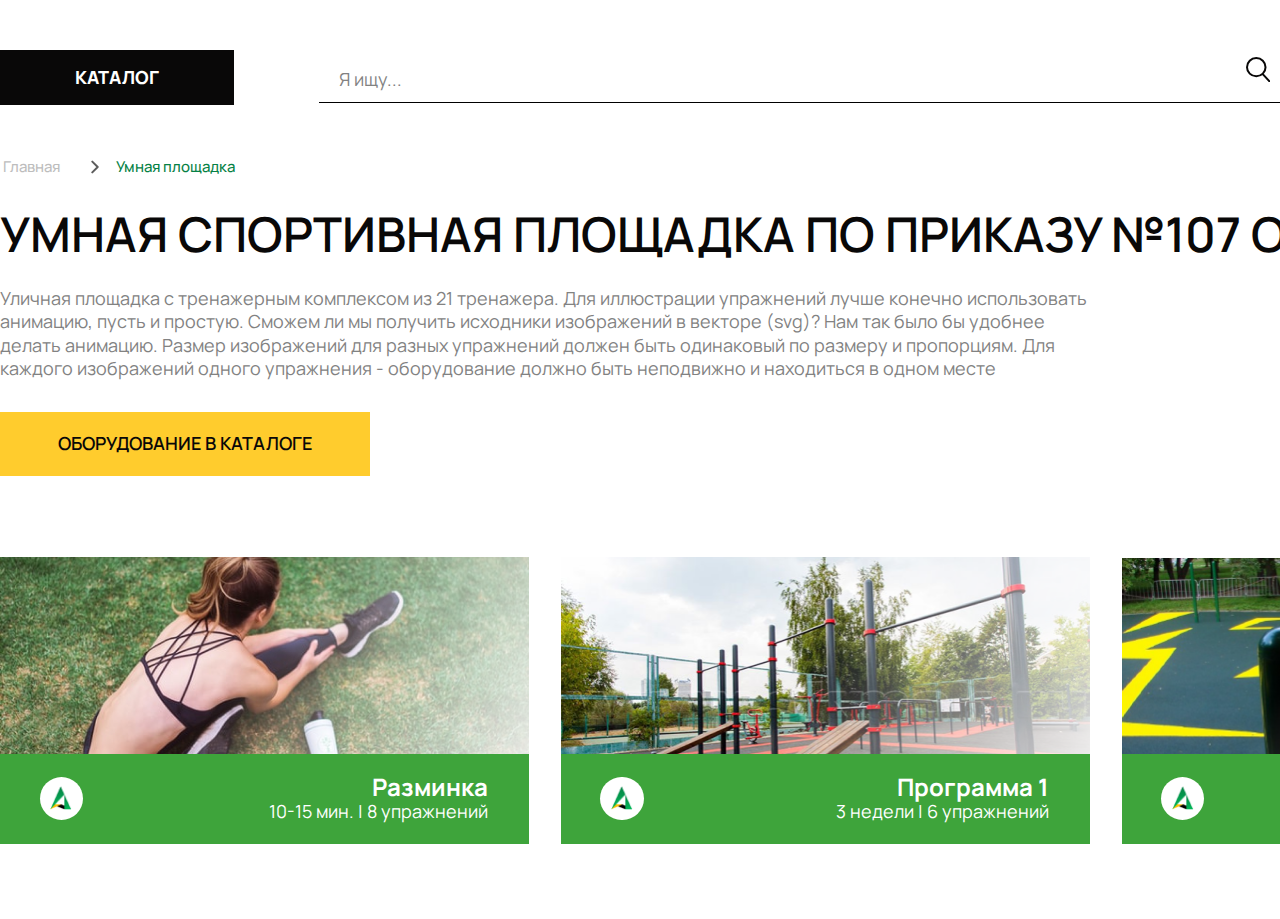
<file: pages/main/index.html>
<!DOCTYPE html>
<html lang="en">
<head>
    <meta charset="UTF-8">
    <meta http-equiv="X-UA-Compatible" content="IE=edge">
    <meta name="viewport" content="width=device-width, initial-scale=1.0">
    <title>Test</title>
    <link rel="stylesheet" href="/pages/main/style.css">
    <link rel="preconnect" href="https://fonts.googleapis.com">
    <link rel="preconnect" href="https://fonts.gstatic.com" crossorigin>
    <link href="https://fonts.googleapis.com/css2?family=Manrope:wght@200;300;400;500;600;700;800&display=swap" rel="stylesheet">
</head>
<body>
    <header class="header">
        <div class="header_wrapper">
            <button class="btn_header">Каталог</button>
            <div class="wrapper_search">
                <input class="search" type="text" placeholder="Я ищу...">
            </div>
            <div class="header_icons">
                <div class="icon">
                    <img src="/img/loupe.svg" alt="loupe" class="loupe">
                </div>
                <div class="icon">
                    <div class="icon_square"></div>
                    <img src="/img/basket.svg" alt="basket" class="basket">
                    <h4 class="title_icon">Корзина</h4>
                </div>
                <div class="icon">
                    <img src="/img/profile.svg" alt="profile" class="profile">
                    <h4 class="title_icon">Профиль</h4>
                </div>
                <div class="icon">
                    <div class="icon_like"></div>
                    <img src="/img/like.svg" alt="like" class="like">
                    <h4 class="title_icon">Нравится</h4>
                </div>
            </div>
        </div>
    </header>
    <main class="main">
        <section class="wrapper_main">
            <div class="wrapper">
                <div class="main_path">
                    <h5 class="title_main">Главная</h5>
                    <img class="arrow" src="/img/arrow.svg" alt="arrow">
                    <h5 class="subtitle_main">Умная площадка</h5>
                </div>
                <div class="main_info">
                    <div class="wrapper_main_title">
                        <h1 class="title_main_info">Умная спортивная площадка </h1><h1 class="title_main_info title_hide">по приказу №107 ОТ 23.03.2022</h1> 
                    </div>
                    <div class="wrapper_main_subtitle">
                        <h2 class="subtitle_main_info">Уличная площадка с тренажерным комплексом из 21 тренажера.</h2>
                        <h2 class="subtitle_main_info subtitle_hide">Для иллюстрации упражнений лучше конечно использовать 
                            анимацию, пусть и простую. Сможем ли мы получить исходники изображений в векторе (svg)? Нам так было бы удобнее делать 
                            анимацию. Размер изображений для разных упражнений должен быть одинаковый по размеру и пропорциям. Для каждого 
                            изображений одного упражнения - оборудование должно быть неподвижно и находиться в одном месте</h2> 
                    </div>
                </div>
                <div class="wrapper_main_btn">
                    <button class="btn_main_info">Оборудование в каталоге</button>
                </div>
                <div class="exercise">
                    <div class="wrapper_exercise stretch">
                        <img class="img_exercise" src="/img/stretch.png" alt="stretch">
                        <div class="back_exercise">
                            <div class="exercise_icon">
                                <img src="/img/icon.png" alt="icon" class="img_icon">
                            </div>
                            <h3 class="title_exercise">Разминка</h3>
                            <h4 class="subtitle_exercise">10-15 мин. | 8 упражнений</h4>
                        </div>
                    </div>
                    <div onclick="location.href='/pages/program1/index.html'" class="wrapper_exercise program1">
                        <img class="img_exercise" src="/img/program1.png" alt="program1">
                        <div class="back_exercise">
                            <div class="exercise_icon">
                                <img src="/img/icon.png" alt="icon" class="img_icon">
                            </div>
                            <h3 class="title_exercise">Программа 1</h3>
                            <h4 class="subtitle_exercise">3 недели | 6 упражнений</h4>
                        </div>
                    </div>
                    <div class="wrapper_exercise program2">
                        <img class="img_exercise" src="/img/program2.png" alt="program2">
                        <div class="back_exercise">
                            <div class="exercise_icon">
                                <img src="/img/icon.png" alt="icon" class="img_icon">
                            </div>
                            <h3 class="title_exercise">Программа 2</h3>
                            <h4 class="subtitle_exercise">6 недель | 10 упражнений</h4>
                        </div>
                    </div>
                </div>
            </div> 
        </section>
        
    </main>
</body>
</html>
</file>
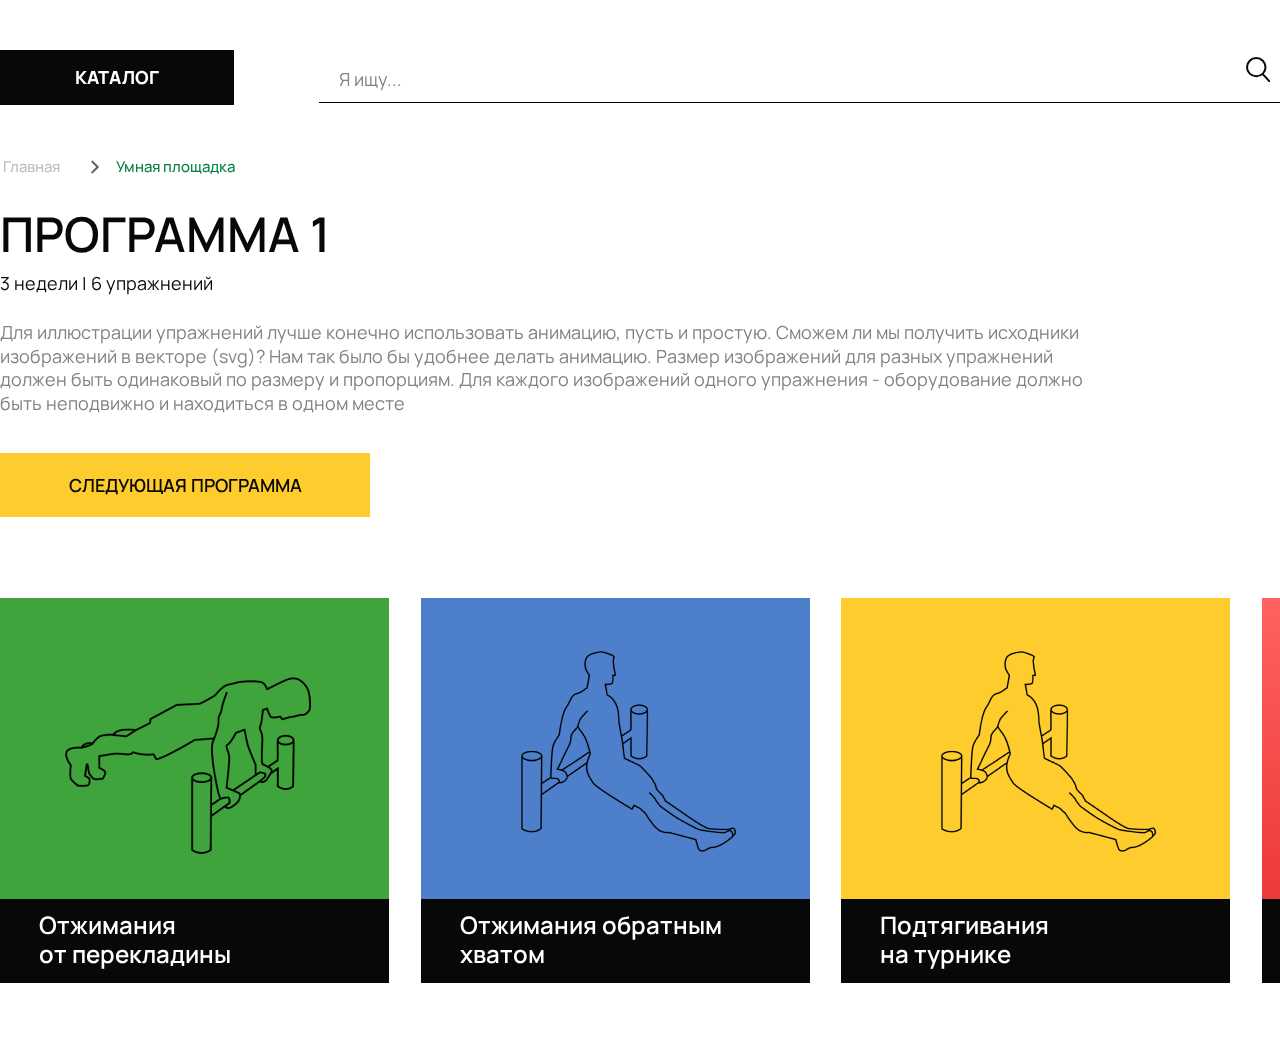
<file: pages/program1/index.html>
<!DOCTYPE html>
<html lang="en">
<head>
    <meta charset="UTF-8">
    <meta http-equiv="X-UA-Compatible" content="IE=edge">
    <meta name="viewport" content="width=device-width, initial-scale=1.0">
    <title>Test</title>
    <link rel="stylesheet" href="/pages/program1/style.css">
    <link rel="preconnect" href="https://fonts.googleapis.com">
    <link rel="preconnect" href="https://fonts.gstatic.com" crossorigin>
    <link href="https://fonts.googleapis.com/css2?family=Manrope:wght@200;300;400;500;600;700;800&display=swap" rel="stylesheet">
</head>
<body>
    <header class="header">
        <div class="header_wrapper">
            <button class="btn_header">Каталог</button>
            <div class="wrapper_search">
                <input class="search" type="text" placeholder="Я ищу...">
            </div>
            <div class="header_icons">
                <div class="icon">
                    <img src="/img/loupe.svg" alt="loupe" class="loupe">
                </div>
                <div class="icon">
                    <div class="icon_square"></div>
                    <img src="/img/basket.svg" alt="basket" class="basket">
                    <h4 class="title_icon">Корзина</h4>
                </div>
                <div class="icon">
                    <img src="/img/profile.svg" alt="profile" class="profile">
                    <h4 class="title_icon">Профиль</h4>
                </div>
                <div class="icon">
                    <div class="icon_like"></div>
                    <img src="/img/like.svg" alt="like" class="like">
                    <h4 class="title_icon">Нравится</h4>
                </div>
            </div>
        </div>
    </header>
    <main class="main">
        <section class="wrapper_main">
            <div class="wrapper">
                <div class="main_path">
                    <h5 class="title_main">Главная</h5>
                    <img class="arrow" src="/img/arrow.svg" alt="arrow">
                    <h5 class="subtitle_main">Умная площадка</h5>
                </div>
                <div class="main_info">
                    <div class="wrapper_main_info">
                        <div class="text_main_info">
                            <h1 class="title_main_info">Программа 1</h1>
                            <h2 class="subsubtitle_main_info">3 недели | 6 упражнений</h2>
                        </div>
                        <div class="wrapper_btn">
                            <a href="/pages/main/index.html" class="btn_back"><img class="img_back" src="/img/back.svg" alt="back">Назад</a>
                        </div>
                    </div>
                    <h2 class="subtitle_main_info">Для иллюстрации упражнений лучше конечно использовать анимацию, пусть и 
                        простую. Сможем ли мы получить исходники изображений в векторе (svg)? Нам так было бы удобнее 
                        делать анимацию. Размер изображений для разных упражнений должен быть одинаковый по размеру и 
                        пропорциям. Для каждого изображений одного упражнения - оборудование должно быть неподвижно и 
                        находиться в одном месте
                    </h2> 
                </div>
                <div class="wrapper_main_btn">
                    <button class="btn_main_info">Следующая программа</button>
                </div>
                <div class="exercise">
                    <div onclick="location.href='/pages/program2/index.html'" class="wrapper_exercise">
                        <img class="img_exercise" src="/img/ex1.png" alt="exercise">
                        <div class="back_exercise">
                            <h3 class="title_exercise">Отжимания<br>от перекладины</h3>
                        </div>
                    </div>
                    <div class="wrapper_exercise">
                        <img class="img_exercise img_exercise_2" src="/img/ex2.png" alt="exercise">
                        <div class="back_exercise">
                            <h3 class="title_exercise">Отжимания обратным хватом</h3>
                        </div>
                    </div>
                    <div class="wrapper_exercise">
                        <img class="img_exercise img_exercise_2" src="/img/ex2.png" alt="exercise">
                        <div class="back_exercise">
                            <h3 class="title_exercise">Подтягивания<br>на турнике</h3>
                        </div>
                    </div>
                    <div class="wrapper_exercise">
                        <img class="img_exercise" src="/img/ex1.png" alt="exercise">
                        <div class="back_exercise">
                            <h3 class="title_exercise">Скручивания<br>на скамье</h3>
                        </div>
                    </div>
                </div>
            </div> 
        </section>
    </main>
</body>
</html>
</file>
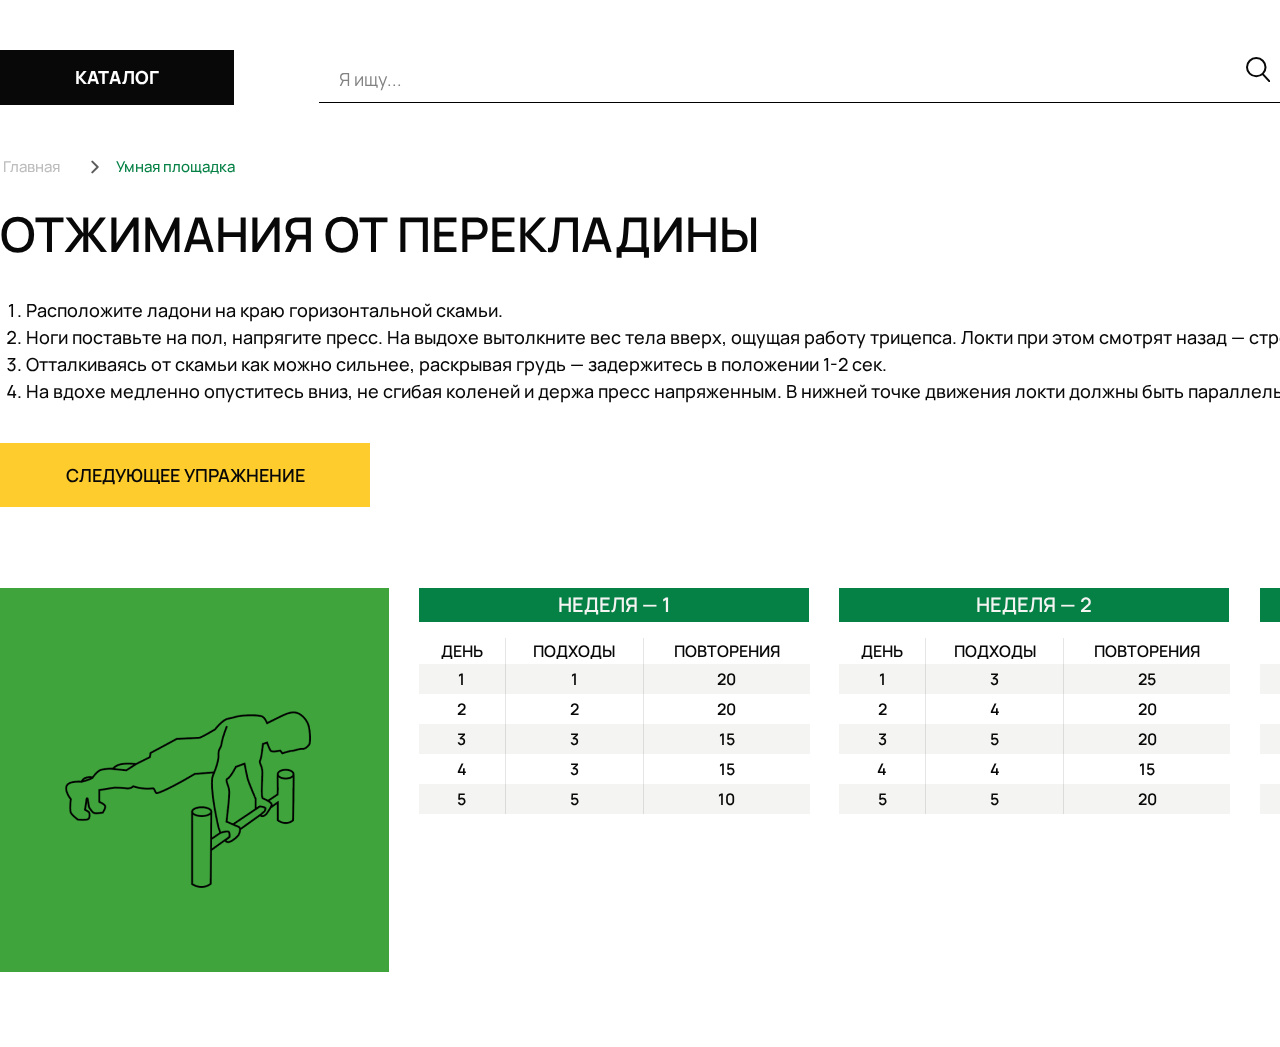
<file: pages/program2/index.html>
<!DOCTYPE html>
<html lang="en">
<head>
    <meta charset="UTF-8">
    <meta http-equiv="X-UA-Compatible" content="IE=edge">
    <meta name="viewport" content="width=device-width, initial-scale=1.0">
    <title>Test</title>
    <link rel="stylesheet" href="/pages/program2/style.css">
    <link rel="preconnect" href="https://fonts.googleapis.com">
    <link rel="preconnect" href="https://fonts.gstatic.com" crossorigin>
    <link href="https://fonts.googleapis.com/css2?family=Manrope:wght@200;300;400;500;600;700;800&display=swap" rel="stylesheet">
</head>
<body>
    <header class="header">
        <div class="header_wrapper">
            <button class="btn_header">Каталог</button>
            <div class="wrapper_search">
                <input class="search" type="text" placeholder="Я ищу...">
            </div>
            <div class="header_icons">
                <div class="icon">
                    <img src="/img/loupe.svg" alt="loupe" class="loupe">
                </div>
                <div class="icon">
                    <div class="icon_square"></div>
                    <img src="/img/basket.svg" alt="basket" class="basket">
                    <h4 class="title_icon">Корзина</h4>
                </div>
                <div class="icon">
                    <img src="/img/profile.svg" alt="profile" class="profile">
                    <h4 class="title_icon">Профиль</h4>
                </div>
                <div class="icon">
                    <div class="icon_like"></div>
                    <img src="/img/like.svg" alt="like" class="like">
                    <h4 class="title_icon">Нравится</h4>
                </div>
            </div>
        </div>
    </header>
    <main class="main">
        <section class="wrapper_main">
            <div class="wrapper">
                <div class="main_path">
                    <h5 class="title_main">Главная</h5>
                    <img class="arrow" src="/img/arrow.svg" alt="arrow">
                    <h5 class="subtitle_main">Умная площадка</h5>
                </div>
                <div class="main_info">
                    <div class="wrapper_main_info">
                        <div class="text_main_info">
                            <h1 class="title_main_info">Отжимания</h1><h1 class="title_main_info title_hide"> от перекладины</h1>
                        </div>
                        <div class="wrapper_btn">
                            <a href="/pages/program1/index.html" class="btn_back"><img class="img_back" src="/img/back.svg" alt="back">Назад</a>
                        </div>
                    </div>
                    <div class="wrapper_list">
                        <ol class="main_info_list">
                            <li>Расположите ладони на краю горизонтальной скамьи.</li>
                            <li>Ноги поставьте на пол, напрягите пресс. На выдохе вытолкните вес тела вверх, ощущая работу трицепса. Локти при этом смотрят назад — строго не в стороны.</li>
                            <li>Отталкиваясь от скамьи как можно сильнее, раскрывая грудь — задержитесь в положении 1-2 сек.</li>
                            <li>На вдохе медленно опуститесь вниз, не сгибая коленей и держа пресс напряженным. В нижней точке движения локти должны быть параллельны полу</li>   
                        </ol>
                    </div>
                </div>
                <div class="btn_next">
                    <button class="btn_main_info">Следующее упражнение</button>
                </div>
                <div class="exercise">
                    <div class="wrapper_exercise">
                        <img class="img_exercise" src="/img/ex1.png" alt="exercise">
                        <div class="back_exercise">
                            <h3 class="title_exercise">Отжимания от перекладины</h3>
                        </div>
                    </div>
                    
                        <div class="wrapper_exercise_table">
                            <table class="table">
                                <caption class="title_table">Неделя — 1</caption>
                                <tr>
                                    <th>День</th>
                                    <th>Подходы</th>
                                    <th>Повторения</th>
                                </tr>
                                <tr>
                                    <td>1</td><td>1</td><td>20</td>
                                </tr>
                                <tr>
                                    <td>2</td><td>2</td><td>20</td>
                                </tr>
                                <tr>
                                    <td>3</td><td>3</td><td>15</td>
                                </tr>
                                <tr>
                                    <td>4</td><td>3</td><td>15</td>
                                </tr>
                                <tr>
                                    <td>5</td><td>5</td><td>10</td>
                                </tr>
                            </table>
                        </div>
                        <div class="wrapper_exercise_table">
                            <table class="table">
                                <caption class="title_table">Неделя — 2</caption>
                                <tr>
                                    <th>День</th>
                                    <th>Подходы</th>
                                    <th>Повторения</th>
                                </tr>
                                <tr>
                                    <td>1</td><td>3</td><td>25</td>
                                </tr>
                                <tr>
                                    <td>2</td><td>4</td><td>20</td>
                                </tr>
                                <tr>
                                    <td>3</td><td>5</td><td>20</td>
                                </tr>
                                <tr>
                                    <td>4</td><td>4</td><td>15</td>
                                </tr>
                                <tr>
                                    <td>5</td><td>5</td><td>20</td>
                                </tr>
                            </table>
                        </div>
                        <div class="wrapper_exercise_table">
                            <table class="table">
                                <caption class="title_table">Неделя — 3</caption>
                                <tr>
                                    <th>День</th>
                                    <th>Подходы</th>
                                    <th>Повторения</th>
                                </tr>
                                <tr>
                                    <td>1</td><td>3</td><td>25</td>
                                </tr>
                                <tr>
                                    <td>2</td><td>4</td><td>25</td>
                                </tr>
                                <tr>
                                    <td>3</td><td>4</td><td>25</td>
                                </tr>
                                <tr>
                                    <td>4</td><td>4</td><td>25</td>
                                </tr>
                                <tr>
                                    <td>5</td><td>5</td><td>25</td>
                                </tr>
                            </table>
                        </div>
                  
                    
                </div>
                <div class="train_apparat">
                    <h2 class="title_train">Тренажер используемый для упражнения</h2>
                    <img src="/img/train.png" alt="train" class="img_train">
                </div>
            </div> 
        </section>
    </main>
</body>
</html>
</file>
<file: pages/main/style.css>
html, body, div, span, applet, object, iframe,
h1, h2, h3, h4, h5, h6, p, blockquote, pre,
a, abbr, acronym, address, big, cite, code,
del, dfn, em, img, ins, kbd, q, s, samp,
small, strike, strong, sub, sup, tt, var,
b, u, i, center,
dl, dt, dd, ol, ul, li,
fieldset, form, label, legend,
table, caption, tbody, tfoot, thead, tr, th, td,
article, aside, canvas, details, embed,
figure, figcaption, footer, header, hgroup,
menu, nav, output, ruby, section, summary,
time, mark, audio, video {
  margin: 0;
	padding: 0;
	border: 0;
	font-size: 100%;
	font: inherit;
	vertical-align: baseline;
    scroll-behavior: smooth;
}
:focus {
    outline: 0;
}
article, aside, details, figcaption, figure,
footer, header, hgroup, menu, nav, section {
	display: block;
}

body {
	line-height: 1;
}

ol, ul {
	list-style: none;
}

blockquote, q {
	quotes: none;
}

blockquote:before, blockquote:after,
q:before, q:after {
	content: '';
	content: none;
}

table {
	border-collapse: collapse;
	border-spacing: 0;
}

input[type=search]::-webkit-search-cancel-button,
input[type=search]::-webkit-search-decoration,
input[type=search]::-webkit-search-results-button,
input[type=search]::-webkit-search-results-decoration {
    -webkit-appearance: none;
    -moz-appearance: none;
}

input[type=search] {
    -webkit-appearance: none;
    -moz-appearance: none;
    -webkit-box-sizing: content-box;
    -moz-box-sizing: content-box;
    box-sizing: content-box;
}

textarea {
    overflow: auto;
    vertical-align: top;
    resize: vertical;
}
audio,
canvas,
video {
    display: inline-block;
    *display: inline;
    *zoom: 1;
    max-width: 100%;
}
audio:not([controls]) {
    display: none;
    height: 0;
}
[hidden] {
    display: none;
}
html {
    font-size: 100%; /* 1 */
    -webkit-text-size-adjust: 100%; /* 2 */
    -ms-text-size-adjust: 100%; /* 2 */
}
a:focus {
    outline: thin dotted;
}
a:active,
a:hover {
    outline: 0;
}
img {
    border: 0; /* 1 */
    -ms-interpolation-mode: bicubic; /* 2 */
}
figure {
    margin: 0;
}
form {
    margin: 0;
}
fieldset {
    border: 1px solid #c0c0c0;
    margin: 0 2px;
    padding: 0.35em 0.625em 0.75em;
}
legend {
    border: 0; /* 1 */
    padding: 0;
    white-space: normal; /* 2 */
    *margin-left: -7px; /* 3 */
}
button,
input,
select,
textarea {
    font-size: 100%; /* 1 */
    margin: 0; /* 2 */
    vertical-align: baseline; /* 3 */
    *vertical-align: middle; /* 3 */
}
button,
input {
    line-height: normal;
}
button,
select {
    text-transform: none;
}
button,
html input[type="button"], /* 1 */
input[type="reset"],
input[type="submit"] {
    -webkit-appearance: button; /* 2 */
    cursor: pointer; /* 3 */
    *overflow: visible;  /* 4 */
}
button[disabled],
html input[disabled] {
    cursor: default;
}
input[type="checkbox"],
input[type="radio"] {
    box-sizing: border-box; /* 1 */
    padding: 0; /* 2 */
    *height: 13px; /* 3 */
    *width: 13px; /* 3 */
}
input[type="search"] {
    -webkit-appearance: textfield; /* 1 */
    -moz-box-sizing: content-box;
    -webkit-box-sizing: content-box; /* 2 */
    box-sizing: content-box;
}
input[type="search"]::-webkit-search-cancel-button,
input[type="search"]::-webkit-search-decoration {
    -webkit-appearance: none;
}
button::-moz-focus-inner,
input::-moz-focus-inner {
    border: 0;
    padding: 0;
}
textarea {
    overflow: auto; /* 1 */
    vertical-align: top; /* 2 */
}
table {
    border-collapse: collapse;
    border-spacing: 0;
}
html,
button,
input,
select,
textarea {
    color: #222;
}
::-moz-selection {
    background: #b3d4fc;
    text-shadow: none;
}
::selection {
    background: #b3d4fc;
    text-shadow: none;
}
img {
    vertical-align: middle;
}
fieldset {
    border: 0;
    margin: 0;
    padding: 0;
}
textarea {
    resize: vertical;
}
.chromeframe {
    margin: 0.2em 0;
    background: #ccc;
    color: #000;
    padding: 0.2em 0;
}
html{
    width: 100%;
}
.body{
    width: 100%;
    height: 920px;
    margin: 0;
    display: block;
}
.header{
    width: 100%;
    display: block;
}
.header_wrapper{
    margin: 0 auto;
    width: 1650.57px;
    margin-top: 50px;
    height: 59px;
    display: flex;
    flex-direction: row;
}
.btn_header{
    font-family: 'Manrope';
    font-style: normal;
    font-weight: 800;
    font-size: 18px;
    line-height: 25px;
    text-align: center;
    text-transform: uppercase;
    color: #FFFFFF;
    height: 55px;
    padding: 15px 75px;
    background: #090808;
    border: 0;
    margin-right: 85px;
    cursor: pointer;
    transition: 0.3s ease;
}
.btn_header:hover, .btn_header:focus, .btn_header:active{
    background: #626262;
}
.search{
    padding: 0;
    width: 971px;
    height: 44.5px;
    font-family: 'Manrope';
    font-style: normal;
    font-weight: 400;
    font-size: 18px;
    line-height: 25px;
    border: 0;
    border-bottom: 1px solid #000000;
    margin-right: 62px;
    text-indent: 20px;
}
.search::placeholder{
    color: #828282;
}
.wrapper_search{
    position: relative;
    top: 7px;
}
.wrapper_search::before{
    background-image: url(/img/loupe.svg);
    width: 23.77px;
    height: 25px;
    background-repeat: no-repeat;
    content: '';
    position: absolute;
    display: flex;
    align-items: center;
    left: 927px;
    cursor: pointer;
}
.header_icons{
    width: 300px;
    display: flex;
    flex-direction: row;
    justify-content: flex-start;
}
.icon{
    display: flex;
    flex-direction: column;
    justify-content: end;
    align-items: center;
}
.icon:first-child{
    margin-right: 0;
}
.icon:nth-child(2){
    margin-right: 56px;
}
.icon:last-child{
    margin-left: 50px;
}
.basket{
    width: 32px;
    height: 27.29px;
    cursor: pointer;
}
.profile{
    width: 25px;
    height: 35px;
    cursor: pointer;
}
.like{
    width: 28px;
    height: 29px;
    cursor: pointer;
}
.title_icon{
    margin: 0;
    margin-top: 6.71px;
    font-family: 'Manrope';
    font-style: normal;
    font-weight: 400;
    font-size: 15px;
    line-height: 20px;
    text-align: center;
    color: #090808;
}
.main{
    margin-top: 49px;
    margin-bottom: 75px;
}
.wrapper_main{
    width: 100%;
    display: block;
}
.wrapper{
    width: 1650.57px;
    margin: 0 auto;
}
.main_path{
    display: flex;
    flex-direction: row;
    margin-left: 3px;
}
.title_main{
    font-family: 'Manrope';
    font-style: normal;
    font-weight: 500;
    font-size: 15px;
    line-height: 120%;
    color: #BDBDBD;
    margin-right: 29.3px;
    cursor: pointer;
    width: 59px;
}
.subtitle_main{
    font-family: 'Manrope';
    font-style: normal;
    font-weight: 500;
    font-size: 15px;
    line-height: 120%;
    color: #068145;
    margin-left: 17px;
    cursor: pointer;
}
.main_info{
    margin-top: 25px;
}
.title_main_info{
    font-family: 'Manrope';
    font-style: normal;
    font-weight: 600;
    font-size: 48px;
    line-height: 66px;
    text-transform: uppercase;
    color: #090808;
    margin-bottom: 20px;
    display: inline;
}
.wrapper_main_subtitle{
    margin-top: 20px;
    width: 1091px;
}
.subtitle_main_info{
    font-family: 'Manrope';
    font-style: normal;
    font-weight: 400;
    font-size: 18px;
    line-height: 130%;
    color: #828282;
    width: 1090px;
    display: inline;
}
.btn_main_info{
    font-family: 'Manrope';
    font-style: normal;
    font-weight: 600;
    font-size: 18px;
    line-height: 25px;
    text-transform: uppercase;
    color: #090808;
    background: #FFCC2D;
    border: 0;
    padding: 0;
    width: 370px;
    padding: 19.5px 48.8px;
    cursor: pointer;
    margin-top: 31px;
    transition: 0.3s ease;
}
.btn_main_info:hover, .btn_main_info:focus, .btn_main_info:active{
    background: #fcd664;
}
.exercise{
    margin-top: 81px;
    width: 1650.57px;
    display: flex;
    flex-direction: row;
    justify-content: space-between;
}
.wrapper_exercise{
    width: 529px;
    height: 287px;
    display: flex;
    align-items: flex-end;
    cursor: pointer;
    transition: 0.5s ease;
}
.wrapper_exercise:hover{
    box-shadow: 0px 0px 15px 10px rgb(81, 81, 81);;
}
.back_exercise{
    width: 529px;
    height: 90px;
    background-color: #3EA43B;
    position: relative;
    z-index: 5;
}
.title_exercise{
    font-family: 'Manrope';
    font-style: normal;
    font-weight: 700;
    font-size: 24px;
    line-height: 140%;
    text-align: right;
    color: #FFFFFF;
    margin-right: 41px;
    margin-top: 16px;
    position: relative;
    z-index: 5;
}
.subtitle_exercise{
    margin: 0;
    font-family: 'Manrope';
    font-style: normal;
    font-weight: 400;
    font-size: 18px;
    line-height: 150%;
    text-align: right;
    color: #FFFFFF;
    margin-right: 41px;
    margin-top: -5px;
    position: relative;
    z-index: 5;
}
.exercise_icon{
    position: absolute;
    display: flex;
    justify-content: center;
    align-items: center;
    z-index: 5;
    background-color: #FFFFFF;
    width: 43.3px;
    height: 43.3px;
    border-radius: 50%;
    margin-top: 23px;
    margin-left: 39.53px;
}
.img_exercise{
    position: absolute;
    z-index: 1;
    width: 529px;
}
.img_icon{
    position: relative;
    z-index: 5; 
    width: 21.65px;
    height: 23.94px;
}
.icon_square{
    display: none;
}
.loupe{
    display: none;
}

@media (min-width: 768px) and (max-width: 1279px) {
    .header{
        height: 46px;
        margin-top: 25px;
    }
    .header_wrapper{
        width: 728px;
    }
    .search{
        width: 240px;
        margin-right: 41px;
        height: 39px;
        text-indent: 11px;
        padding-top: 6px;
    }
    .wrapper_search{
        top: 0;
    }
    .wrapper_search::before{
        left: 204px;
        width: 24.72px;
        height: 26px;
        top: 9px;
    }
    .title_icon{
        display: none;
    }
    .btn_header{
        margin-right: 40px;
        width: 187px;
        height: 46px;
        padding: 10px 50px;
        font-size: 16px;
        line-height: 22px;
    }
    .header_icons{
        width: 218.62px;
        height: 27.29px;
        margin-top: 9px;
    }
    .icon:first-child{
        margin-right: 0;
    }
    .icon:nth-child(2){
        margin-right: 68px;
    }
    .icon:last-child{
        margin-left: 68px;
    }
    .icon_square{
        display: inline;
        background-color: #FFCC2D;
        width: 12px;
        min-height: 12px;
        position: relative;
        left: 14px;
        top: 6px;
        cursor: pointer;
    }
    .like{
        display: none;
    }
    .icon_like{
        width: 14px; 
        height: 14px; 
        background-color: #000000; 
        transform: rotate(45deg);
        position: relative; 
        margin-bottom: 5px;
        margin-left: 7px;
        cursor: pointer;
    }
    .icon_like::before,
    .icon_like::after {
        content : ''; 
        display: block;
        width: 14px;
        height: 14px;
        background-color: #000000;
        border-radius: 50%; 
        position: absolute;
    }
    .icon_like::before {
        top: -9px;
        left: 0;
    }
    .icon_like::after {
        top: 0;
        left: -9px;
    }    
    .main{
        margin-top: 19px;
        margin-bottom: 30px;
    }
    .wrapper{
        width: 728px;
    }
    .main_path{
        margin-left: 1px;
    }
    .main_info{
        margin-top: 19px;
    }
    .title_main_info{
        width: 727px;
        font-size: 36px;
        line-height: 49px;
        margin-bottom: 10px;
    }
    .wrapper_main_subtitle{
        margin-top: 10px;
        width: 660px;
    }
    .subtitle_main_info{
        width: 660px;
        font-weight: 500;
        font-size: 18px;
        line-height: 25px;
    }
    .btn_main_info{
        margin-top: 33px;
        width: 355px;
    }
    .exercise{
        margin-top: 57px;
        width: 728px;
        display: flex;
        flex-wrap: wrap;
    }
    .wrapper_exercise{
        width: 355px;
        margin-bottom: 17px;
    }
    .img_exercise{
        width: 355px;
        height: 287px;
    }
    .exercise_icon{
        margin-top: 26px;
        margin-left: 26px;
    }
    .title_exercise{
        margin-top: 17px;
        margin-right: 25px;
    }
    .subtitle_exercise{
        margin-right: 25px;
    }
    .img_exercise{
        display: none;
    }
    .stretch{
        background-image: url(/img/stretch768.png);
        background-repeat: no-repeat;
    }
    .program1{
        background-image: url(/img/program1_768.png);
        background-repeat: no-repeat;
    }
    .program2{
        background-image: url(/img/program2_768.png);
        background-repeat: no-repeat;
    }
}

@media (max-width: 767px) {
    .header{
        width: 100%;
        height: 93.29px;
        margin-top: 20px;
    }
    .header_wrapper{
        width: 283px;
        flex-wrap: wrap;
        margin: 0 auto;
    }
    .main{
        margin-bottom: 25px;
    }
    .btn_header{
        padding: 12px 75px;
        margin: 0;
        width: 280px;
        height: 46px;
        font-size: 16px;
        line-height: 22px;
    }
    .search{
        display: none;
    }
    .wrapper_search{
        display: none;
    }
    .wrapper_search::before{
        display: none;
    }
    .loupe{
        display: inline;
    }
    .title_icon{
        display: none;
    }
    .header_icons{
        margin-top: 15px;
        align-items: center;
        justify-content: start;
    }
    .icon:first-child{
        margin-right: 60px;
    }
    .icon:nth-child(2){
        margin-right: 54px;
        height: 30px;
    }
    .icon{
        margin-right: 58px;
    }
    .icon:last-child{
        margin: 0;
    }
    .icon_square{
        display: inline;
        background-color: #FFCC2D;
        width: 12px;
        min-height: 12px;
        position: relative;
        left: 14px;
        top: 7px;
        cursor: pointer;
    }
    .like{
        display: none;
    }
    .icon_like{
        width: 14px; 
        height: 14px; 
        background-color: #000000; 
        transform: rotate(45deg);
        position: relative; 
        margin-bottom: 0;
        margin-left: 5px;
        cursor: pointer;
    }
    .icon_like::before,
    .icon_like::after {
        content : ''; 
        display: block;
        width: 14px;
        height: 14px;
        background-color: #000000;
        border-radius: 50%; 
        position: absolute;
    }
    .icon_like::before {
        top: -9px;
        left: 0;
    }
    .icon_like::after {
        top: 0;
        left: -9px;
    }    
    .main{
        margin-top: 20px;
    }
    .main_path{
        margin-left: 1px;
    }
    .wrapper{
        width: 281px;
        margin: 0 auto;
    }
    .exercise{
        margin-top: 32px;
        width: 281px;
    }
    .title_main_info{
        display: block;
        font-size: 20px;
        line-height: 27px;
        width: 240px;
        margin: 0;
    }
    .wrapper_main_title{
        margin-bottom: 10px;
    }
    .wrapper_main_subtitle{
        width: 280px;
        margin-top: 0;
    }
    .main_info{
        margin-top: 19px;
    }
    .subtitle_main_info{
        width: 280px;
        font-weight: 400;
        font-size: 15px;
        line-height: 150%;
        margin-left: 2px;
    }
    .btn_main_info{
        text-transform: none;
        margin-top: 32px;
        width: 281px;
        padding: 11.5px;
    }
    .exercise{
        flex-direction: column;
    }
    .wrapper_exercise{
        width: 281px;
        height: 152px;
        margin-bottom: 10px;
    }
    .img_exercise{
        display: none;
    }
    .stretch{
        background-image: url(/img/stretch320.png);
    }
    .program1{
        background-image: url(/img/program1_320.png);
    }
    .program2{
        background-image: url(/img/program2_320.png);
    }
    .back_exercise{
        height: 48px;
    }
    .exercise_icon{
        width: 23px;
        height: 23px;
        margin-top: 12px;
        margin-left: 21px;
    }
    .img_icon{
        width: 11.5px;
        height: 12.72px;
    }
    .title_exercise{
        font-size: 18px;
        margin-top: 3px;
        margin-right: 22px;
    }
    .subtitle_exercise{
        font-size: 12px;
        margin-top: -3px;
        margin-right: 22px;
    }
    .subtitle_hide{
        display: none;
    }
}
</file>
<file: pages/program1/style.css>
html, body, div, span, applet, object, iframe,
h1, h2, h3, h4, h5, h6, p, blockquote, pre,
a, abbr, acronym, address, big, cite, code,
del, dfn, em, img, ins, kbd, q, s, samp,
small, strike, strong, sub, sup, tt, var,
b, u, i, center,
dl, dt, dd, ol, ul, li,
fieldset, form, label, legend,
table, caption, tbody, tfoot, thead, tr, th, td,
article, aside, canvas, details, embed,
figure, figcaption, footer, header, hgroup,
menu, nav, output, ruby, section, summary,
time, mark, audio, video {
  margin: 0;
	padding: 0;
	border: 0;
	font-size: 100%;
	font: inherit;
	vertical-align: baseline;
    scroll-behavior: smooth;
}
:focus {
    outline: 0;
}
article, aside, details, figcaption, figure,
footer, header, hgroup, menu, nav, section {
	display: block;
}

body {
	line-height: 1;
}

ol, ul {
	list-style: none;
}

blockquote, q {
	quotes: none;
}

blockquote:before, blockquote:after,
q:before, q:after {
	content: '';
	content: none;
}

table {
	border-collapse: collapse;
	border-spacing: 0;
}

input[type=search]::-webkit-search-cancel-button,
input[type=search]::-webkit-search-decoration,
input[type=search]::-webkit-search-results-button,
input[type=search]::-webkit-search-results-decoration {
    -webkit-appearance: none;
    -moz-appearance: none;
}

input[type=search] {
    -webkit-appearance: none;
    -moz-appearance: none;
    -webkit-box-sizing: content-box;
    -moz-box-sizing: content-box;
    box-sizing: content-box;
}

textarea {
    overflow: auto;
    vertical-align: top;
    resize: vertical;
}
audio,
canvas,
video {
    display: inline-block;
    *display: inline;
    *zoom: 1;
    max-width: 100%;
}
audio:not([controls]) {
    display: none;
    height: 0;
}
[hidden] {
    display: none;
}
html {
    font-size: 100%; /* 1 */
    -webkit-text-size-adjust: 100%; /* 2 */
    -ms-text-size-adjust: 100%; /* 2 */
}
a:focus {
    outline: thin dotted;
}
a:active,
a:hover {
    outline: 0;
}
img {
    border: 0; /* 1 */
    -ms-interpolation-mode: bicubic; /* 2 */
}
figure {
    margin: 0;
}
form {
    margin: 0;
}
fieldset {
    border: 1px solid #c0c0c0;
    margin: 0 2px;
    padding: 0.35em 0.625em 0.75em;
}
legend {
    border: 0; /* 1 */
    padding: 0;
    white-space: normal; /* 2 */
    *margin-left: -7px; /* 3 */
}
button,
input,
select,
textarea {
    font-size: 100%; /* 1 */
    margin: 0; /* 2 */
    vertical-align: baseline; /* 3 */
    *vertical-align: middle; /* 3 */
}
button,
input {
    line-height: normal;
}
button,
select {
    text-transform: none;
}
button,
html input[type="button"], /* 1 */
input[type="reset"],
input[type="submit"] {
    -webkit-appearance: button; /* 2 */
    cursor: pointer; /* 3 */
    *overflow: visible;  /* 4 */
}
button[disabled],
html input[disabled] {
    cursor: default;
}
input[type="checkbox"],
input[type="radio"] {
    box-sizing: border-box; /* 1 */
    padding: 0; /* 2 */
    *height: 13px; /* 3 */
    *width: 13px; /* 3 */
}
input[type="search"] {
    -webkit-appearance: textfield; /* 1 */
    -moz-box-sizing: content-box;
    -webkit-box-sizing: content-box; /* 2 */
    box-sizing: content-box;
}
input[type="search"]::-webkit-search-cancel-button,
input[type="search"]::-webkit-search-decoration {
    -webkit-appearance: none;
}
button::-moz-focus-inner,
input::-moz-focus-inner {
    border: 0;
    padding: 0;
}
textarea {
    overflow: auto; /* 1 */
    vertical-align: top; /* 2 */
}
table {
    border-collapse: collapse;
    border-spacing: 0;
}
html,
button,
input,
select,
textarea {
    color: #222;
}
::-moz-selection {
    background: #b3d4fc;
    text-shadow: none;
}
::selection {
    background: #b3d4fc;
    text-shadow: none;
}
img {
    vertical-align: middle;
}
fieldset {
    border: 0;
    margin: 0;
    padding: 0;
}
textarea {
    resize: vertical;
}
.chromeframe {
    margin: 0.2em 0;
    background: #ccc;
    color: #000;
    padding: 0.2em 0;
}
.body{
    width: 1920px;
    height: 920px;
    margin: 0;
    display: block;
}
.header{
    width: 100%;
    display: block;
}
.header_wrapper{
    margin: 0 auto;
    width: 1650.57px;
    margin-top: 50px;
    height: 59px;
    display: flex;
    flex-direction: row;
}
.btn_header{
    font-family: 'Manrope';
    font-style: normal;
    font-weight: 800;
    font-size: 18px;
    line-height: 25px;
    text-align: center;
    text-transform: uppercase;
    color: #FFFFFF;
    height: 55px;
    padding: 15px 75px;
    background: #090808;
    border: 0;
    margin-right: 85px;
    cursor: pointer;
    transition: 0.3s ease;
}
.btn_header:hover, .btn_header:focus, .btn_header:active{
    background: #626262;
}
.search{
    padding: 0;
    width: 971px;
    height: 44.5px;
    font-family: 'Manrope';
    font-style: normal;
    font-weight: 400;
    font-size: 18px;
    line-height: 25px;
    border: 0;
    border-bottom: 1px solid #000000;
    margin-right: 62px;
    text-indent: 20px;
}
.search::placeholder{
    color: #828282;
}
.wrapper_search{
    position: relative;
    top: 7px;
}
.wrapper_search::before{
    background-image: url(/img/loupe.svg);
    width: 23.77px;
    height: 25px;
    background-repeat: no-repeat;
    content: '';
    position: absolute;
    display: flex;
    align-items: center;
    left: 927px;
    cursor: pointer;
}
.header_icons{
    width: 300px;
    display: flex;
    flex-direction: row;
    justify-content: flex-start;
}
.icon{
    display: flex;
    flex-direction: column;
    justify-content: end;
    align-items: center;
}
.icon:first-child{
    margin-right: 0;
}
.icon:nth-child(2){
    margin-right: 56px;
}
.icon:last-child{
    margin-left: 50px;
}
.basket{
    width: 32px;
    height: 27.29px;
    cursor: pointer;
}
.profile{
    width: 25px;
    height: 35px;
    cursor: pointer;
}
.like{
    width: 28px;
    height: 29px;
    cursor: pointer;
}
.title_icon{
    margin: 0;
    margin-top: 6.71px;
    font-family: 'Manrope';
    font-style: normal;
    font-weight: 400;
    font-size: 15px;
    line-height: 20px;
    text-align: center;
    color: #090808;
}
.main{
    margin-top: 49px;
    margin-bottom: 75px;
}
.wrapper_main{
    width: 100%;
    display: block;
}
.wrapper{
    width: 1650.57px;
    margin: 0 auto;
}
.main_path{
    display: flex;
    flex-direction: row;
    margin-left: 3px;
}
.title_main{
    font-family: 'Manrope';
    font-style: normal;
    font-weight: 500;
    font-size: 15px;
    line-height: 120%;
    color: #BDBDBD;
    margin-right: 29.3px;
    cursor: pointer;
    width: 59px;
}
.subtitle_main{
    font-family: 'Manrope';
    font-style: normal;
    font-weight: 500;
    font-size: 15px;
    line-height: 120%;
    color: #068145;
    margin-left: 17px;
    cursor: pointer;
}
.main_info{
    margin-top: 25px;
}
.wrapper_main_info{
    display: flex;
    justify-content: space-between;
}
.wrapper_btn{
    position: relative;
    margin-top: 6.5px;
    height: 50px;
}
.btn_back{
    font-family: 'Manrope';
    font-style: normal;
    font-weight: 600;
    font-size: 14px;
    line-height: 19px;
    color: #090808;
    background: #FFCC2D;
    border: 0;
    padding: 6.5px 10.5px;
    cursor: pointer;
    text-decoration: none; 
}
.btn_back:hover, .btn_back:focus, .btn_back:active{
    background: #fcd664;
}
.img_back{
    padding-bottom: 4px;
    padding-right: 7px;
    width: 21px;
    height: 13px;
}
.title_main_info{
    font-family: 'Manrope';
    font-style: normal;
    font-weight: 600;
    font-size: 48px;
    line-height: 66px;
    text-transform: uppercase;
    color: #090808;
    margin-bottom: 5px;
}
.subsubtitle_main_info{
    font-family: 'Manrope';
    font-style: normal;
    font-weight: 400;
    font-size: 18px;
    line-height: 130%;
    color: #090808;
    margin-bottom: 26px;
}
.subtitle_main_info{
    font-family: 'Manrope';
    font-style: normal;
    font-weight: 400;
    font-size: 18px;
    line-height: 130%;
    color: #828282;
    width: 1091px;
}
.btn_main_info{
    font-family: 'Manrope';
    font-style: normal;
    font-weight: 600;
    font-size: 18px;
    line-height: 25px;
    text-transform: uppercase;
    color: #090808;
    background: #FFCC2D;
    border: 0;
    padding: 0;
    width: 370px;
    padding: 19.5px 48.8px;
    cursor: pointer;
    margin-top: 38px;
    transition: 0.3s ease;
}
.btn_main_info:hover, .btn_main_info:focus, .btn_main_info:active{
    background: #fcd664;
}
.exercise{
    margin-top: 81px;
    width: 1650.57px;
    display: flex;
    flex-direction: row;
    justify-content: space-between;
}
.wrapper_exercise{
    width: 389px;
    height: 384px;
    cursor: pointer;
    transition: 0.5s ease;
    background-color: #3EA43B;
}
.wrapper_exercise:nth-child(2){
    background-color: #4D7FCA;
}
.wrapper_exercise:nth-child(3){
    background-color: #FFCC2D;
}
.wrapper_exercise:nth-child(4){
    background: linear-gradient(180deg, #FF6262 0%, #E82D2D 100%);
}
.wrapper_exercise:hover{
    box-shadow: 0px 0px 15px 10px rgb(81, 81, 81);;
}
.back_exercise{
    width: 389px;
    height: 84px;
    background-color: #090808;
}
.title_exercise{
    font-family: 'Manrope';
    font-style: normal;
    font-weight: 600;
    font-size: 24px;
    line-height: 120%;
    text-align: left;
    color: #FFFFFF;
    padding-left: 39px;
    padding-top: 12px;
    width: 340px;
}
.img_exercise{
    padding-top: 35.63px;
    padding-left: 38.6px;
    padding-bottom: 35.72px;
    mix-blend-mode: multiply;
}
.img_exercise_2{
    padding-top: 38.7px;
    padding-left: 83.36px;
    padding-bottom: 38.01px;
}
.loupe{
    display: none;
}

@media (min-width: 768px) and (max-width: 1279px) {
    .header{
        height: 46px;
        margin-top: 25px;
    }
    .header_wrapper{
        width: 728px;
    }
    .search{
        width: 240px;
        margin-right: 41px;
        height: 39px;
        text-indent: 11px;
        padding-top: 6px;
    }
    .wrapper_search{
        top: 0;
    }
    .wrapper_search::before{
        left: 204px;
        width: 24.72px;
        height: 26px;
        top: 9px;
    }
    .title_icon{
        display: none;
    }
    .btn_header{
        margin-right: 40px;
        width: 187px;
        height: 46px;
        padding: 10px 50px;
        font-size: 16px;
        line-height: 22px;
    }
    .header_icons{
        width: 218.62px;
        height: 27.29px;
        margin-top: 9px;
    }
    .icon:first-child{
        margin-right: 0;
    }
    .icon:nth-child(2){
        margin-right: 68px;
    }
    .icon:last-child{
        margin-left: 68px;
    }
    .icon_square{
        display: inline;
        background-color: #FFCC2D;
        width: 12px;
        min-height: 12px;
        position: relative;
        left: 14px;
        top: 6px;
        cursor: pointer;
    }
    .like{
        display: none;
    }
    .icon_like{
        width: 14px; 
        height: 14px; 
        background-color: #000000; 
        transform: rotate(45deg);
        position: relative; 
        margin-bottom: 5px;
        margin-left: 7px;
        cursor: pointer;
    }
    .icon_like::before,
    .icon_like::after {
        content : ''; 
        display: block;
        width: 14px;
        height: 14px;
        background-color: #000000;
        border-radius: 50%; 
        position: absolute;
    }
    .icon_like::before {
        top: -9px;
        left: 0;
    }
    .icon_like::after {
        top: 0;
        left: -9px;
    }    
    .main{
        margin-top: 19px;
        margin-bottom: 30px;
    }
    .wrapper{
        width: 728px;
    }
    .main_info{
        margin-top: 19px;
    }
    .title_main_info{
        width: 550px;
        font-size: 36px;
        line-height: 49px;
        margin-bottom: 1px;
    }
    .subtitle_main_info{
        width: 660px;
        font-weight: 500;
        font-size: 18px;
        line-height: 25px;
    }
    .main_path{
        margin-left: 1px;
    }
    .wrapper_btn{
        top: 6.5px;
    }
    .btn_main_info{
        margin-top: 33px;
        width: 355px;
    }
    .exercise{
        margin-top: 60px;
        width: 728px;
        display: flex;
        flex-wrap: wrap;
    }
    .wrapper_exercise{
        width: 355px;
        height: 363px;
        margin-bottom: 17px;
    }
    .img_exercise{
        width: 314.76px;
        height: 228.65px;
        padding-top: 14.63px;
        padding-left: 20px;
    }
    .img_exercise_2{
        width: 238.17px;
        height: 223.28px;
        padding-top: 17.7px;
        padding-left: 58px;
    }
    .back_exercise{
        width: 355px;
    }
}

@media (max-width: 767px) {
    .header{
        width: 100%;
        height: 93.29px;
        margin-top: 20px;
    }
    .header_wrapper{
        width: 283px;
        flex-wrap: wrap;
        margin: 0 auto;
    }
    .main{
        margin-bottom: 25px;
    }
    .btn_header{
        padding: 12px 75px;
        margin: 0;
        width: 280px;
        height: 46px;
        font-size: 16px;
        line-height: 22px;
    }
    .title_icon{
        display: none;
    }
    .search{
        display: none;
    }
    .wrapper_search{
        display: none;
    }
    .wrapper_search::before{
        display: none;
    }
    .loupe{
        display: inline;
    }
    .header_icons{
        margin-top: 15px;
        align-items: center;
        justify-content: start;
    }
    .icon:first-child{
        margin-right: 60px;
    }
    .icon:nth-child(2){
        margin-right: 54px;
        height: 30px;
    }
    .icon{
        margin-right: 58px;
    }
    .icon:last-child{
        margin: 0;
    }
    .icon_square{
        display: inline;
        background-color: #FFCC2D;
        width: 12px;
        min-height: 12px;
        position: relative;
        left: 14px;
        top: 7px;
        cursor: pointer;
    }
    .like{
        display: none;
    }
    .icon_like{
        width: 14px; 
        height: 14px; 
        background-color: #000000; 
        transform: rotate(45deg);
        position: relative; 
        margin-bottom: 0;
        margin-left: 5px;
        cursor: pointer;
    }
    .icon_like::before,
    .icon_like::after {
        content : ''; 
        display: block;
        width: 14px;
        height: 14px;
        background-color: #000000;
        border-radius: 50%; 
        position: absolute;
    }
    .icon_like::before {
        top: -9px;
        left: 0;
    }
    .icon_like::after {
        top: 0;
        left: -9px;
    }    
    .main{
        margin-top: 20px;
    }
    .main_path{
        margin-left: 1px;
    }
    .wrapper{
        width: 281px;
        margin: 0 auto;
    }
    .exercise{
        margin-top: 32px;
        width: 281px;
    }
    .title_main_info{
        display: block;
        font-size: 20px;
        line-height: 27px;
        width: 240px;
        margin: 0;
    }
    .wrapper_main_title{
        margin-bottom: 10px;
    }
    .wrapper_main_subtitle{
        width: 280px;
        margin-top: 0;
    }
    .main_info{
        margin-top: 0;
    }
    .wrapper_btn{
       top: 0;
       margin-top: 22px;
       margin-bottom: 15px;
       height: 24px;
    }
    .wrapper_main_info{
        flex-wrap: wrap;
        flex-direction: column-reverse;
        justify-content: start;
    }
    .exercise{
        flex-wrap: wrap;
        margin-top: 32px;
        width: 281px;
    }
    .title_main_info{
        display: block;
        font-size: 26px;
        line-height: 36px;
        width: 240px;
        margin: 0;
    }
    .wrapper_main_title{
        margin-bottom: 10px;
    }
    .subtitle_main_info{
        width: 280px;
        font-weight: 400;
        font-size: 15px;
        line-height: 154%;
    }
    .subsubtitle_main_info{
        font-size: 12px;
        line-height: 150%;
        margin-top: 2px;
        margin-bottom: 14px;
    }
    .btn_main_info{
        display: none;
    }
    .wrapper_exercise{
        width: 131px;
        height: 142px;
        margin-bottom: 19px;
    }
    .img_exercise{
        width: 106px;
        height: 77px;
        padding: 0;
        padding-left: 13px;
        padding-top: 12px;
        padding-bottom: 12px;
    }
    .img_exercise_2{
        width: 80px;
        height: 75px;
        padding-left: 28px;
        padding-top: 13px;
        padding-bottom: 13px;
    }
    .back_exercise{
        height: 41px;
        width: 131px;
    }
    .title_exercise{
        width: 106px;
        font-size: 12px;
        padding-left: 13px;
        padding-top: 6px;
    }
}
</file>
<file: pages/program2/style.css>
html, body, div, span, applet, object, iframe,
h1, h2, h3, h4, h5, h6, p, blockquote, pre,
a, abbr, acronym, address, big, cite, code,
del, dfn, em, img, ins, kbd, q, s, samp,
small, strike, strong, sub, sup, tt, var,
b, u, i, center,
dl, dt, dd, ol, ul, li,
fieldset, form, label, legend,
table, caption, tbody, tfoot, thead, tr, th, td,
article, aside, canvas, details, embed,
figure, figcaption, footer, header, hgroup,
menu, nav, output, ruby, section, summary,
time, mark, audio, video {
  margin: 0;
	padding: 0;
	border: 0;
	font-size: 100%;
	font: inherit;
    scroll-behavior: smooth;
}
:focus {
    outline: 0;
}
article, aside, details, figcaption, figure,
footer, header, hgroup, menu, nav, section {
	display: block;
}
body {
	line-height: 1;
}
blockquote, q {
	quotes: none;
}
blockquote:before, blockquote:after,
q:before, q:after {
	content: '';
	content: none;
}
table {
	border-collapse: collapse;
	border-spacing: 0;
}
input[type=search]::-webkit-search-cancel-button,
input[type=search]::-webkit-search-decoration,
input[type=search]::-webkit-search-results-button,
input[type=search]::-webkit-search-results-decoration {
    -webkit-appearance: none;
    -moz-appearance: none;
}
input[type=search] {
    -webkit-appearance: none;
    -moz-appearance: none;
    -webkit-box-sizing: content-box;
    -moz-box-sizing: content-box;
    box-sizing: content-box;
}
textarea {
    overflow: auto;
    vertical-align: top;
    resize: vertical;
}
audio,
canvas,
video {
    display: inline-block;
    *display: inline;
    *zoom: 1;
    max-width: 100%;
}
audio:not([controls]) {
    display: none;
    height: 0;
}
[hidden] {
    display: none;
}
html {
    font-size: 100%; /* 1 */
    -webkit-text-size-adjust: 100%; /* 2 */
    -ms-text-size-adjust: 100%; /* 2 */
}
a:focus {
    outline: thin dotted;
}
a:active,
a:hover {
    outline: 0;
}
img {
    border: 0; /* 1 */
    -ms-interpolation-mode: bicubic; /* 2 */
}
figure {
    margin: 0;
}
form {
    margin: 0;
}
fieldset {
    border: 1px solid #c0c0c0;
    margin: 0 2px;
    padding: 0.35em 0.625em 0.75em;
}
legend {
    border: 0; /* 1 */
    padding: 0;
    white-space: normal; /* 2 */
    *margin-left: -7px; /* 3 */
}
button,
input,
select,
textarea {
    font-size: 100%; /* 1 */
    margin: 0; /* 2 */
    vertical-align: baseline; /* 3 */
    *vertical-align: middle; /* 3 */
}
button,
input {
    line-height: normal;
}
button,
select {
    text-transform: none;
}
button,
html input[type="button"], /* 1 */
input[type="reset"],
input[type="submit"] {
    -webkit-appearance: button; /* 2 */
    cursor: pointer; /* 3 */
    *overflow: visible;  /* 4 */
}
button[disabled],
html input[disabled] {
    cursor: default;
}
input[type="checkbox"],
input[type="radio"] {
    box-sizing: border-box; /* 1 */
    padding: 0; /* 2 */
    *height: 13px; /* 3 */
    *width: 13px; /* 3 */
}
input[type="search"] {
    -webkit-appearance: textfield; /* 1 */
    -moz-box-sizing: content-box;
    -webkit-box-sizing: content-box; /* 2 */
    box-sizing: content-box;
}
input[type="search"]::-webkit-search-cancel-button,
input[type="search"]::-webkit-search-decoration {
    -webkit-appearance: none;
}
button::-moz-focus-inner,
input::-moz-focus-inner {
    border: 0;
    padding: 0;
}
textarea {
    overflow: auto; /* 1 */
    vertical-align: top; /* 2 */
}
table {
    border-collapse: collapse;
    border-spacing: 0;
}
html,
button,
input,
select,
textarea {
    color: #222;
}
::-moz-selection {
    background: #b3d4fc;
    text-shadow: none;
}
::selection {
    background: #b3d4fc;
    text-shadow: none;
}
img {
    vertical-align: middle;
}
fieldset {
    border: 0;
    margin: 0;
    padding: 0;
}
textarea {
    resize: vertical;
}
.chromeframe {
    margin: 0.2em 0;
    background: #ccc;
    color: #000;
    padding: 0.2em 0;
}
.body{
    width: 1920px;
    height: 920px;
    margin: 0;
    display: block;
}
.header{
    width: 100%;
    display: block;
}
.header_wrapper{
    margin: 0 auto;
    width: 1650.57px;
    margin-top: 50px;
    height: 59px;
    display: flex;
    flex-direction: row;
}
.btn_header{
    font-family: 'Manrope';
    font-style: normal;
    font-weight: 800;
    font-size: 18px;
    line-height: 25px;
    text-align: center;
    text-transform: uppercase;
    color: #FFFFFF;
    height: 55px;
    padding: 15px 75px;
    background: #090808;
    border: 0;
    margin-right: 85px;
    cursor: pointer;
    transition: 0.3s ease;
}
.btn_header:hover, .btn_header:focus, .btn_header:active{
    background: #626262;
}
.search{
    padding: 0;
    width: 971px;
    height: 44.5px;
    font-family: 'Manrope';
    font-style: normal;
    font-weight: 400;
    font-size: 18px;
    line-height: 25px;
    border: 0;
    border-bottom: 1px solid #000000;
    margin-right: 62px;
    text-indent: 20px;
}
.search::placeholder{
    color: #828282;
}
.wrapper_search{
    position: relative;
    top: 7px;
}
.wrapper_search::before{
    background-image: url(/img/loupe.svg);
    width: 23.77px;
    height: 25px;
    background-repeat: no-repeat;
    content: '';
    position: absolute;
    display: flex;
    align-items: center;
    left: 927px;
    cursor: pointer;
}
.header_icons{
    width: 300px;
    display: flex;
    flex-direction: row;
    justify-content: flex-start;
}
.icon{
    display: flex;
    flex-direction: column;
    justify-content: end;
    align-items: center;
}
.loupe{
    display: none;
}
.icon:first-child{
    margin-right: 0;
}
.icon:nth-child(2){
    margin-right: 56px;
}
.icon:last-child{
    margin-left: 50px;
}
.basket{
    width: 32px;
    height: 27.29px;
    cursor: pointer;
}
.profile{
    width: 25px;
    height: 35px;
    cursor: pointer;
}
.like{
    width: 28px;
    height: 29px;
    cursor: pointer;
}
.title_icon{
    margin: 0;
    margin-top: 6.71px;
    font-family: 'Manrope';
    font-style: normal;
    font-weight: 400;
    font-size: 15px;
    line-height: 20px;
    text-align: center;
    color: #090808;
}
.main{
    margin-top: 49px;
    margin-bottom: 75px;
}
.wrapper_main{
    width: 100%;
    display: block;
}
.wrapper{
    width: 1650.57px;
    margin: 0 auto;
}
.main_path{
    display: flex;
    flex-direction: row;
    margin-left: 3px;
}
.title_main{
    font-family: 'Manrope';
    font-style: normal;
    font-weight: 500;
    font-size: 15px;
    line-height: 120%;
    color: #BDBDBD;
    margin-right: 29.3px;
    cursor: pointer;
    width: 59px;
}
.subtitle_main{
    font-family: 'Manrope';
    font-style: normal;
    font-weight: 500;
    font-size: 15px;
    line-height: 120%;
    color: #068145;
    margin-left: 17px;
    cursor: pointer;
}
.main_info{
    margin-top: 25px;
}
.wrapper_main_info{
    display: flex;
    justify-content: space-between;
}
.wrapper_btn{
    position: relative;
    margin-top: 6.5px;
    height: 50px;
}
.btn_back{
    font-family: 'Manrope';
    font-style: normal;
    font-weight: 600;
    font-size: 14px;
    line-height: 19px;
    color: #090808;
    background: #FFCC2D;
    border: 0;
    padding: 6.5px 10.5px;
    cursor: pointer;
    text-decoration: none; 
}
.btn_back:hover, .btn_back:focus, .btn_back:active{
    background: #fcd664;
}
.img_back{
    padding-bottom: 4px;
    padding-right: 7px;
    width: 21px;
    height: 13px;
}
.title_main_info{
    font-family: 'Manrope';
    font-style: normal;
    font-weight: 600;
    font-size: 48px;
    line-height: 66px;
    text-transform: uppercase;
    color: #090808;
    margin-bottom: 30px;
    display: inline;
}
.wrapper_list{
    margin-top: 30px;
}
.main_info_list{
    margin-left: 26px;
    font-family: 'Manrope';
    font-style: normal;
    font-weight: 500;
    font-size: 18px;
    line-height: 150%;
    color: #090808;
}
.btn_main_info{
    font-family: 'Manrope';
    font-style: normal;
    font-weight: 600;
    font-size: 18px;
    line-height: 25px;
    text-transform: uppercase;
    color: #090808;
    background: #FFCC2D;
    border: 0;
    padding: 0;
    width: 370px;
    padding: 19.5px 48.8px;
    cursor: pointer;
    margin-top: 38px;
    transition: 0.3s ease;
}
.btn_main_info:hover, .btn_main_info:focus, .btn_main_info:active{
    background: #fcd664;
}
.exercise{
    margin-top: 81px;
    width: 1650.57px;
    display: flex;
    flex-direction: row;
    justify-content: space-between;
}
.wrapper_exercise{
    width: 389px;
    height: 384px;
    cursor: pointer;
    transition: 0.5s ease;
    background-color: #3EA43B;
}
.img_exercise{
    padding-top: 80px;
    padding-left: 38.6px;
    mix-blend-mode: multiply;
}
.title_table{
    font-family: 'Manrope';
    font-style: normal;
    font-weight: 600;
    font-size: 20px;
    line-height: 27px;
    text-transform: uppercase;
    color: #F4F4F2;
    background: #068145;
    width: 390px;
    height: 31px;
    padding-top: 3px;
    margin-bottom: 16px;
}
tr, th, td {
    font-family: 'Manrope';
    font-style: normal;
    font-weight: 600;
    font-size: 16px;
    line-height: 22px;
    text-align: center;
    text-transform: uppercase;
    color: #090808;
}
th{
    height: 26px;
}
th:nth-child(1){
    width: 86px;
}
th:nth-child(2){
    width: 137px;
}
tr:nth-child(2n){
    background: #F4F4F2;
}
td{
    vertical-align: middle;
    height: 30px;
}
td:nth-child(2), th:nth-child(2), td:nth-child(3), th:nth-child(3){
    border-left: 1px solid rgba(0, 0, 0, 0.1);
   } 
.table{
    width: 391px;
}
.back_exercise{
    display: none;
}
.train_apparat{
    display: none;
}

@media (min-width: 768px) and (max-width: 1279px) {
    .header{
        height: 46px;
        margin-top: 25px;
    }
    .header_wrapper{
        width: 728px;
    }
    .search{
        width: 240px;
        margin-right: 41px;
        height: 39px;
        text-indent: 11px;
        padding-top: 6px;
    }
    .wrapper_search{
        top: 0;
    }
    .wrapper_search::before{
        left: 204px;
        width: 24.72px;
        height: 26px;
        top: 9px;
    }
    .title_icon{
        display: none;
    }
    .btn_header{
        margin-right: 40px;
        width: 187px;
        height: 46px;
        padding: 10px 50px;
        font-size: 16px;
        line-height: 22px;
    }
    .header_icons{
        width: 218.62px;
        height: 27.29px;
        margin-top: 9px;
    }
    .icon:first-child{
        margin-right: 0;
    }
    .icon:nth-child(2){
        margin-right: 68px;
    }
    .icon:last-child{
        margin-left: 68px;
    }
    .icon_square{
        display: inline;
        background-color: #FFCC2D;
        width: 12px;
        min-height: 12px;
        position: relative;
        left: 14px;
        top: 6px;
        cursor: pointer;
    }
    .like{
        display: none;
    }
    .icon_like{
        width: 14px; 
        height: 14px; 
        background-color: #000000; 
        transform: rotate(45deg);
        position: relative; 
        margin-bottom: 5px;
        margin-left: 7px;
        cursor: pointer;
    }
    .icon_like::before,
    .icon_like::after {
        content : ''; 
        display: block;
        width: 14px;
        height: 14px;
        background-color: #000000;
        border-radius: 50%; 
        position: absolute;
    }
    .icon_like::before {
        top: -9px;
        left: 0;
    }
    .icon_like::after {
        top: 0;
        left: -9px;
    }    
    .main{
        height: 1344px;
        margin-top: 19px;
        margin-bottom: 30px;
    }
    .wrapper{
        width: 728px;
    }
    .main_info{
        margin-top: 19px;
    }
    .main_path{
        margin-left: 1px;
    }
    .title_main_info{
        width: 600px;
        font-size: 36px;
        line-height: 49px;
        margin: 0;
    }
    .wrapper_btn{
        top: 6.5px;
    }
    .btn_main_info{
        margin-top: 33px;
        width: 355px;
    }
    .exercise{
        margin-top: 44px;
        width: 728px;
        display: flex;
        flex-wrap: wrap;
    }
    .wrapper_exercise{
        position: absolute;
        width: 729px;
        height: 327px;
    }
    .img_exercise{
        padding-top: 0;
        padding-left: 197px;
        padding-bottom: 13px;
        width: 335px;
        height: 248px;
    }
    .wrapper_list{
        margin-top: 25px;
        top: 584px;
        position: absolute;
    }
    .btn_next{
        position: absolute;
        top: 835px;
    }
    .back_exercise{
        display: flex;
        justify-content: center;
        align-items: center;
        background-color: #090808;
        width: 729px;
        height: 67px;
    }
    .title_exercise{
        font-family: 'Manrope';
        font-style: normal;
        font-weight: 600;
        font-size: 24px;
        line-height: 120%;
        color: #FFFFFF;
    }
    .wrapper_exercise_table{
        position: relative;
        top: 738px;
        display: flex;
        flex-wrap: wrap;
        margin-bottom: 18px;
    }
    .main_info_list li{
        line-height: 120%;
        padding-bottom: 23px;
    }
    .table{
        width: 355px;
    }
    th{
        height: 25px;
    }
    .title_table{
        width: 355px;
    }
    th:nth-child(1){
        width: 79px;
    }
    th:nth-child(2){
        width: 124px;
    }
    td:nth-child(3), th:nth-child(3){
        padding-right: 8px;
       } 
}

@media (max-width: 767px) {
    .header{
        width: 100%;
        height: 93.29px;
        margin-top: 20px;
    }
    .header_wrapper{
        width: 283px;
        flex-wrap: wrap;
        margin: 0 auto;
    }
    .main{
        height: 2105px;
        margin-bottom: 25px;
    }
    .title_icon{
        display: none;
    }
    .btn_header{
        padding: 12px 75px;
        margin: 0;
        width: 280px;
        height: 46px;
        font-size: 16px;
        line-height: 22px;
    }
    .search{
        display: none;
    }
    .wrapper_search{
        display: none;
    }
    .wrapper_search::before{
        display: none;
    }
    .loupe{
        display: inline;
    }
    .header_icons{
        margin-top: 15px;
        align-items: center;
        justify-content: start;
    }
    .icon:first-child{
        margin-right: 60px;
    }
    .icon:nth-child(2){
        margin-right: 54px;
        height: 30px;
    }
    .icon{
        margin-right: 58px;
    }
    .icon:last-child{
        margin: 0;
    }
    .icon_square{
        display: inline;
        background-color: #FFCC2D;
        width: 12px;
        min-height: 12px;
        position: relative;
        left: 14px;
        top: 7px;
        cursor: pointer;
    }
    .like{
        display: none;
    }
    .icon_like{
        width: 14px; 
        height: 14px; 
        background-color: #000000; 
        transform: rotate(45deg);
        position: relative; 
        margin-bottom: 0;
        margin-left: 5px;
        cursor: pointer;
    }
    .icon_like::before,
    .icon_like::after {
        content : ''; 
        display: block;
        width: 14px;
        height: 14px;
        background-color: #000000;
        border-radius: 50%; 
        position: absolute;
    }
    .icon_like::before {
        top: -9px;
        left: 0;
    }
    .icon_like::after {
        top: 0;
        left: -9px;
    }    
    .main{
        margin-top: 20px;
    }
    .main_path{
        margin-left: 1px;
    }
    .wrapper{
        width: 281px;
        margin: 0 auto;
    }
    .exercise{
        margin-top: 32px;
        width: 281px;
    }
    .title_main_info{
        display: block;
        font-size: 20px;
        line-height: 27px;
        width: 240px;
        margin: 0;
    }
    .wrapper_main_title{
        margin-bottom: 10px;
    }
    .wrapper_main_subtitle{
        width: 280px;
        margin-top: 0;
    }
    .main_info{
        margin-top: 0;
    }
    .wrapper_btn{
        margin: 0;
        margin-top: 16px;
        height: 32px;
    }
    .wrapper_main_info{
        flex-wrap: wrap;
        flex-direction: column-reverse
    }
    .exercise{
        margin-top: 16px;
        width: 281px;
    }
    .main_path{
        margin-bottom: 6px;
    }
    .text_main_info{
        position: absolute;
        top: 510px;
    }
    .title_main_info{
        display: block;
        font-size: 20px;
        line-height: 27px;
        width: 240px;
        margin: 0;  
        font-size: 26px;
        line-height: 36px;
    }
    .wrapper_main_title{
        margin-bottom: 10px;
    }
    .subtitle_main_info{
        width: 280px;
        font-weight: 400;
        font-size: 15px;
        line-height: 150%;
        margin-left: 2px;
    }
    .btn_main_info{
        text-transform: none;
        margin-top: 32px;
        width: 281px;
        padding: 11.5px;
    }
    .back_exercise{
        display: none;
    }
    .wrapper_exercise{
        position: absolute;
        width: 280px;
        height: 282.15px;
        top: 214px;
    }
    .img_exercise{
        width: 230px;
        height: 165px;
        padding-left: 25px;
        padding-top: 58px;
    }
    .wrapper_list{
        position: absolute;
        top: 596px;
        width: 281px;
        margin: 0;
    }
    .main_info_list{
        margin-left: 23px;
    }
    .main_info_list li{
        font-weight: 400;
        padding-bottom: 2px;
        font-size: 15px;
        line-height: 150%;
    }
    .btn_next{
        position: absolute;
        top: 1735px;
    }
    .btn_main_info{
        text-transform: uppercase;
        margin: 0;
        padding: 7px;
        height: 40px;
        font-weight: 400;
    }
    .exercise{
        flex-wrap: wrap;
    }
    .wrapper_exercise_table{
        position: relative;
        top: 766px;
        margin-bottom: 28px;
        margin-top: -8px;
    }
    .table{
        width: 281px;
    }
    .title_table{
        width: 281px;
    }
    th:nth-child(1){
        width: 54px;
    }
    th:nth-child(2){
        width: 110px;
    }
    td:nth-child(3), th:nth-child(3){
        padding-right: 0;
    } 
    .train_apparat{
        display: block;
        position: absolute;
        top: 1813px;
    }
    .title_train{
        font-family: 'Manrope';
        font-style: normal;
        font-weight: 600;
        font-size: 26px;
        line-height: 36px;
        text-transform: uppercase;
        color: #090808;
        width: 250px;
        margin-bottom: 26px;
    }
}
</file>
